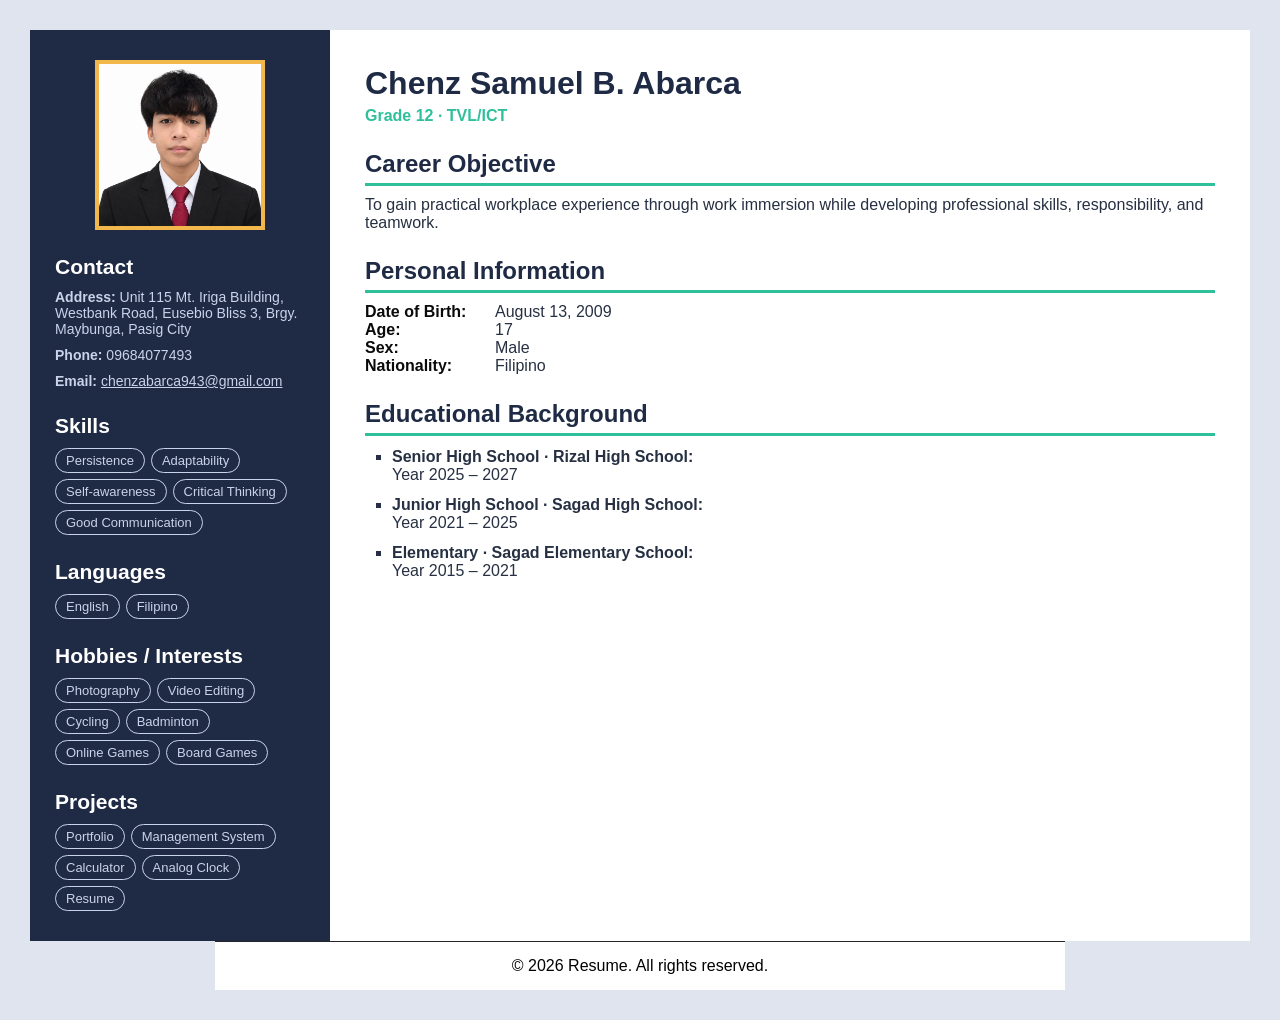
<file: index.html>
<!DOCTYPE html>
<html lang="en">
<head>
    <meta charset="UTF-8">
    <meta name="viewport" content="width=device-width, initial-scale=1">
    <title>Resume – Chenz Samuel B. Abarca</title>
    <link rel="preconnect" href="https://fonts.googleapis.com">
    <link href="https://fonts.googleapis.com/css2?family=Bricolage+Grotesque:wght@500;700;800&family=Figtree:wght@400;500;600&display=swap" rel="stylesheet">
    <link rel="icon" href="img/formal.png">
    <link rel="stylesheet" href="css/resumestyle.css">
</head>
    <body>

        <div class="page">
        
        <aside>

            <div class="photo">
            <span>CA</span>
            <img src="img/formal.png" alt="Chenz Samuel B. Abarca">
            </div>

            <div class="contact">
            <h2>Contact</h2>
            <p><b>Address: </b>Unit 115 Mt. Iriga Building, Westbank Road, Eusebio Bliss 3, Brgy. Maybunga, Pasig City</p>
            <p><b>Phone: </b>09684077493</p>
            <p><b>Email: </b><a href="mailto:chenzabarca943@gmail.com">chenzabarca943@gmail.com</a></p>
            </div>

            <h2>Skills</h2>
            <ul class="chips">
                <li>Persistence</li>
                <li>Adaptability</li>
                <li>Self-awareness</li>
                <li>Critical Thinking</li>
                <li>Good Communication</li>
            </ul>

            <h2>Languages</h2>
            <ul class="chips">
                <li>English</li>
                <li>Filipino</li>
            </ul>

            <h2>Hobbies / Interests</h2>
            <ul class="chips">
                <li>Photography</li>
                <li>Video Editing</li>
                <li>Cycling</li>
                <li>Badminton</li>
                <li>Online Games</li>
                <li>Board Games</li>
            </ul>

            <h2>Projects</h2>
            <ul class="chips">
                <a href="pages/home/index.html">Portfolio</a>
                <a href="#">Management System</a>
                <a href="pages/calculator/index.html">Calculator</a>
                <a href="pages/clock/index.html">Analog Clock</a>
                <a href="index.html">Resume</a>
            </ul>

        </aside>

        <main>

            <header>
            <h1>Chenz Samuel B. Abarca</h1>
            <p>Grade 12 · TVL/ICT</p>
            </header>

            <section>
            <h2>Career Objective</h2>
            <p>To gain practical workplace experience through work immersion while developing professional skills, responsibility, and teamwork.</p>
            </section>

            <section>
            <h2>Personal Information</h2>
            <dl class="facts">
                <dt>Date of Birth: </dt><dd>August 13, 2009</dd>
                <dt>Age: </dt><dd>17</dd>
                <dt>Sex: </dt><dd>Male</dd>
                <dt>Nationality: </dt><dd>Filipino</dd>
            </dl>
            </section>

            <section>
            <h2>Educational Background</h2>
            <ul class="timeline">
                <li><strong> Senior High School · Rizal High School: </strong><span>Year 2025 – 2027</span></li>
                <li><strong> Junior High School · Sagad High School: </strong><span>Year 2021 – 2025</span></li>
                <li><strong> Elementary · Sagad Elementary School: </strong><span>Year 2015 – 2021</span></li>
            </ul>
            </section>


            
        </main>
            
        </div>

            <footer>&copy; 2026 Resume. All rights reserved.</footer>

    </body>
</html>
</file>
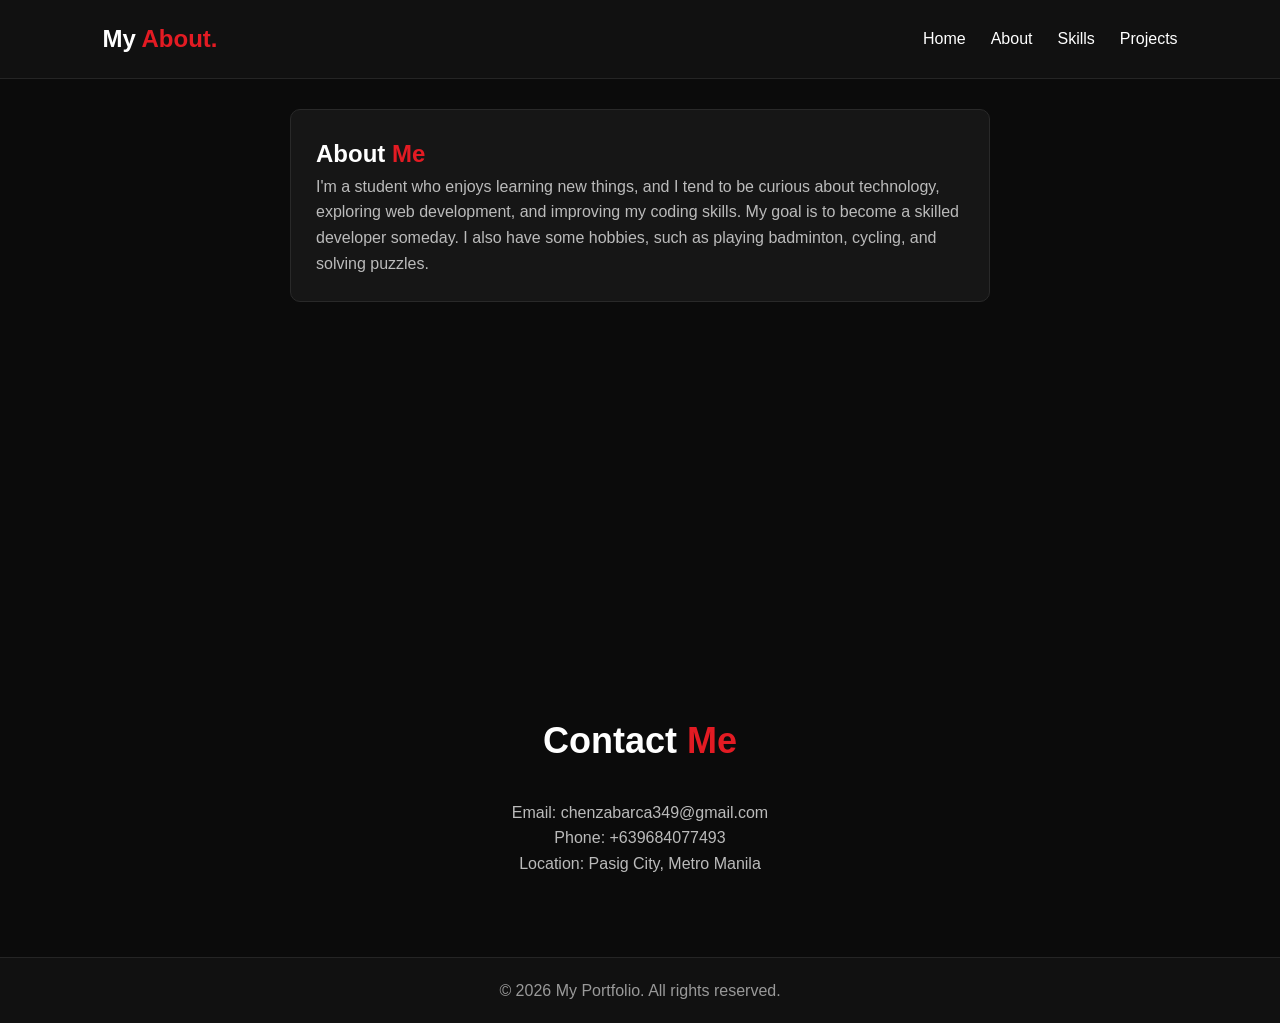
<file: pages/about/index.html>
<!DOCTYPE html>
<html lang="en">
<head>
    <meta charset="UTF-8">
    <meta name="viewport" content="width=device-width, initial-scale=1.0">
    <title>My About Page</title>
    <link rel="icon" type="image/x-icon" href="../../img/524587091_1037938155053268_3920707126039856999_n.jpg">
    <link rel="stylesheet" href="../../css/portfolio.css">
</head>
<body>
    
    <!-- Navigation Bar -->
    <nav class="navbar">
        <a href="#" class="logo">My <span>About.</span></a>

        <div class="nav-links">
            <a href="../home/index.html">Home</a>
            <a href="../about/index.html">About</a>
            <a href="../skills/index.html">Skills</a>
            <a href="../projects/index.html">Projects</a>
        </div>
    </nav>

    <!-- About Section -->
    <section id="about" class="about-container">
        <h2>About <span>Me</span></h2>

        <p>
            I'm a student who enjoys learning new things, and I tend to 
            be curious about technology, exploring web development, 
            and improving my coding skills. My goal is to become a skilled 
            developer someday. I also have some hobbies, such as playing
            badminton, cycling, and solving puzzles.
        </p>
    </section>

    <!-- Contact Section -->
    <section class="section">
        <h2 style="margin: 30px;">Contact <span>Me</span></h2>

            <p>Email: chenzabarca349@gmail.com</p>
            <p>Phone: +639684077493</p>
            <p>Location: Pasig City, Metro Manila</p>

    </section>

    <!-- Footer -->
    <footer>
        <p>© 2026 My Portfolio. All rights reserved.</p>
    </footer>

</body>
</html>
</file>
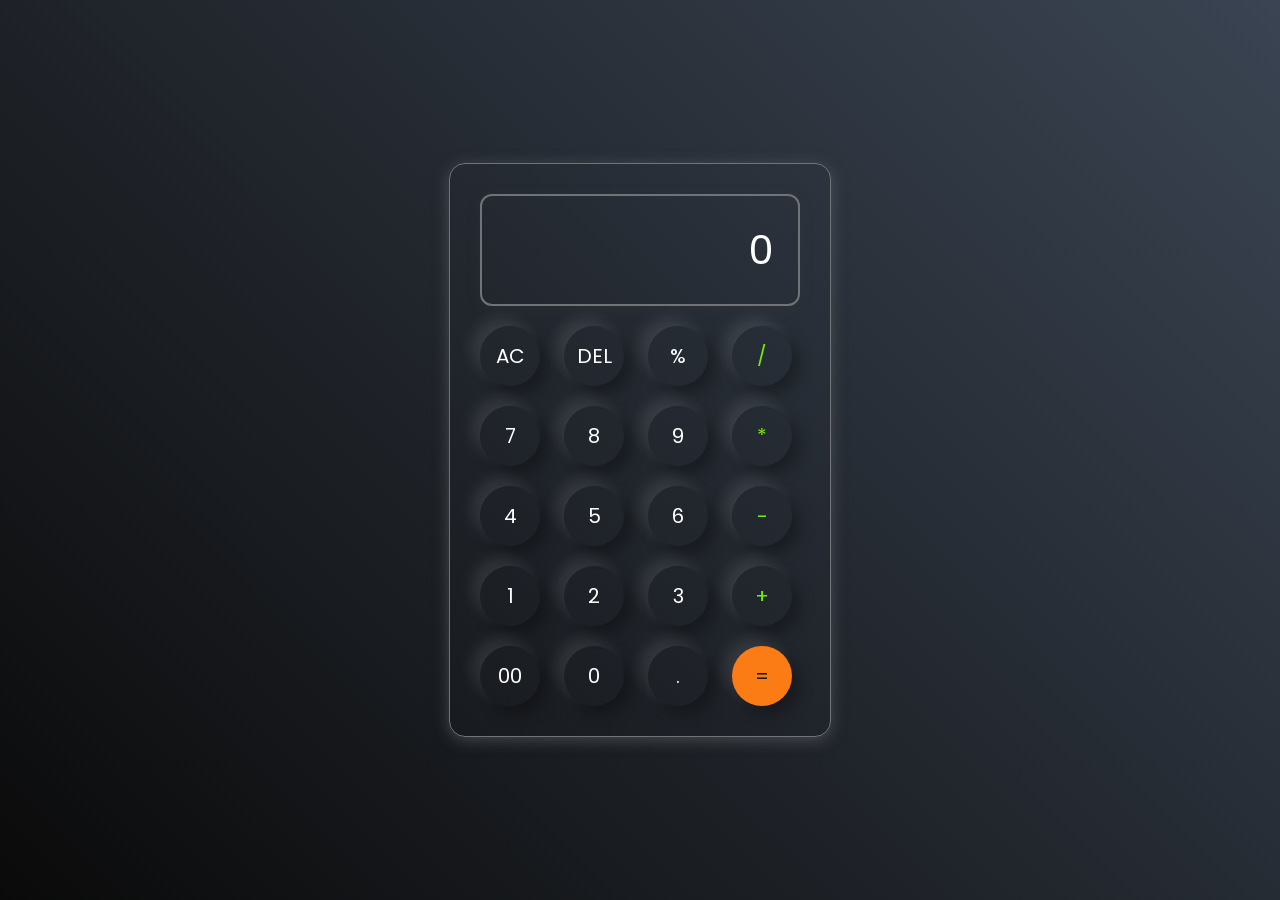
<file: pages/calculator/index.html>
<!DOCTYPE html>
<html lang="en">
<head>
    <meta charset="UTF-8">
    <meta name="viewport" content="width=device-width, initial-scale=1.0">
    <title>Calculator</title>
    <link rel="preconnect" href="https://fonts.googleapis.com">
    <link rel="preconnect" href="https://fonts.gstatic.com" crossorigin>
    <link href="https://fonts.googleapis.com/css2?family=Poppins:wght@500&display=swap" rel="stylesheet">
    <link rel="stylesheet" href="../../css/calculatorstyle.css">
</head>
<body>
    <div class="calculator">
        
        <input type="text" placeholder="0" id="inputBox" aria-label="Calculator display" readonly>

        <div>
            <button aria-label="All clear" >AC</button>
            <button aria-label="Delete last digit" >DEL</button>
            <button aria-label="Percent">%</button>
            <button class="operator" aria-label="Divide">/</button>
        </div>
        <div>
            <button>7</button>
            <button>8</button>
            <button>9</button>
            <button class="operator" aria-label="Multiply">*</button>
        </div>
        <div>
            <button>4</button>
            <button>5</button>
            <button>6</button>
            <button class="operator" aria-label="Subtract">-</button>
        </div>
        <div>
            <button>1</button>
            <button>2</button>
            <button>3</button>
            <button class="operator" aria-label="Add">+</button>
        </div>
        <div>
            <button>00</button>
            <button>0</button>
            <button>.</button>
            <button class="equal-btn" aria-label="Equals">=</button>
        </div>
    </div>

    <script src="../../js/calculator-script.js"></script>
</body>
</html>
</file>
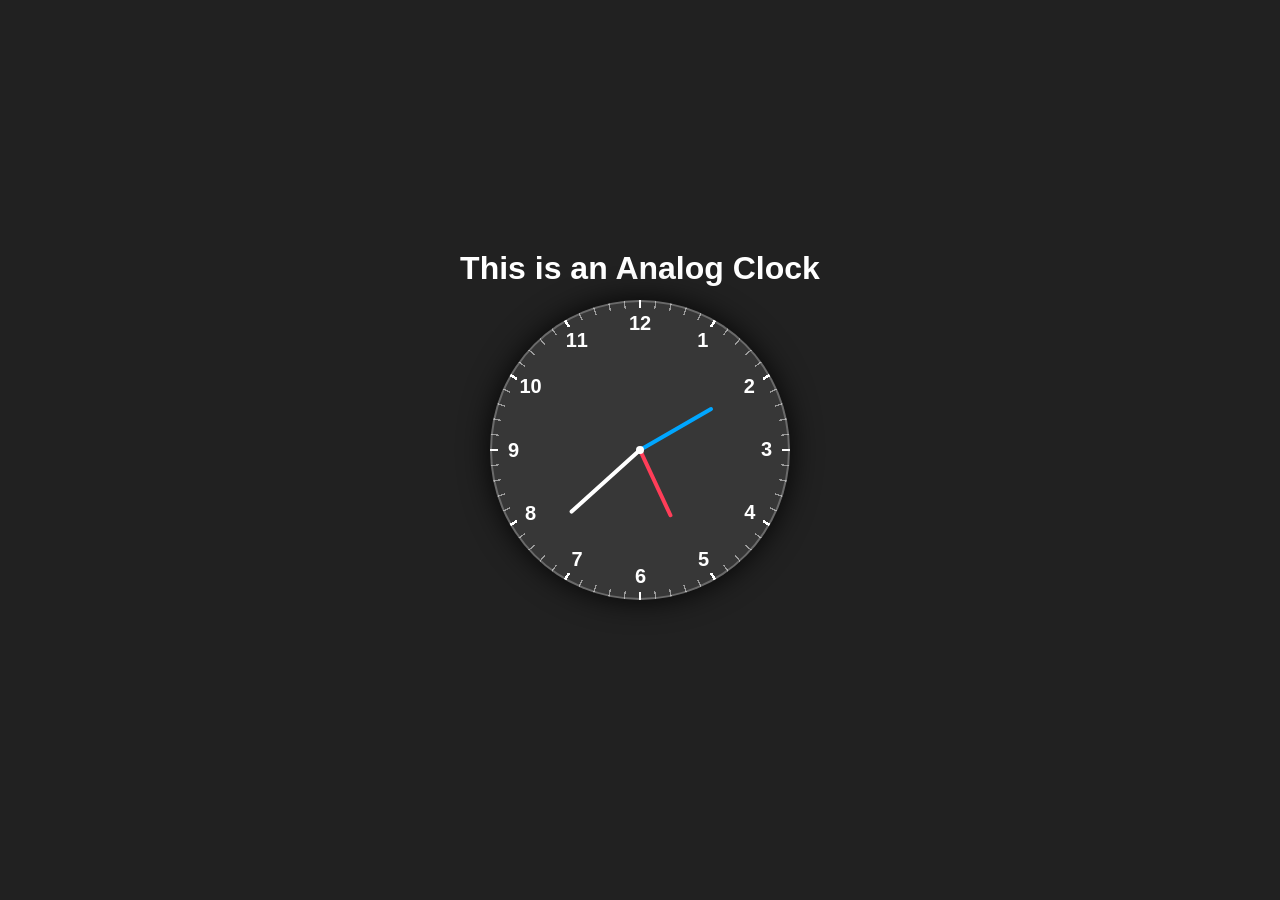
<file: pages/clock/index.html>
<!DOCTYPE html>
<html lang="en">
<head>
    <meta charset="UTF-8">
    <meta name="viewport" content="width=device-width, initial-scale=1.0">
    <link rel="icon" href="../../img/clock-icon.png">
    <link rel="stylesheet" href="../../css/clockstyle.css">
    <title>Analog Clock</title>
</head>
<body>
    <h1>This is an Analog Clock</h1>

    <div class="container">
        <div class="clock">

            <div id="hour" class="hand hour-hand"><i></i></div>
            <div id="min" class="hand min-hand"><i></i></div>
            <div id="sec" class="hand sec-hand"><i></i></div>
            <span style="--i:1;"><b>1</b></span>
            <span style="--i:2;"><b>2</b></span>
            <span style="--i:3;"><b>3</b></span>
            <span style="--i:4;"><b>4</b></span>
            <span style="--i:5;"><b>5</b></span>
            <span style="--i:6;"><b>6</b></span>
            <span style="--i:7;"><b>7</b></span>
            <span style="--i:8;"><b>8</b></span>
            <span style="--i:9;"><b>9</b></span>
            <span style="--i:10;"><b>10</b></span>
            <span style="--i:11;"><b>11</b></span>
            <span style="--i:12;"><b>12</b></span>
        </div>
    </div>

    <script src="../../js/clock-script.js"></script>
</body>
</html>
</file>
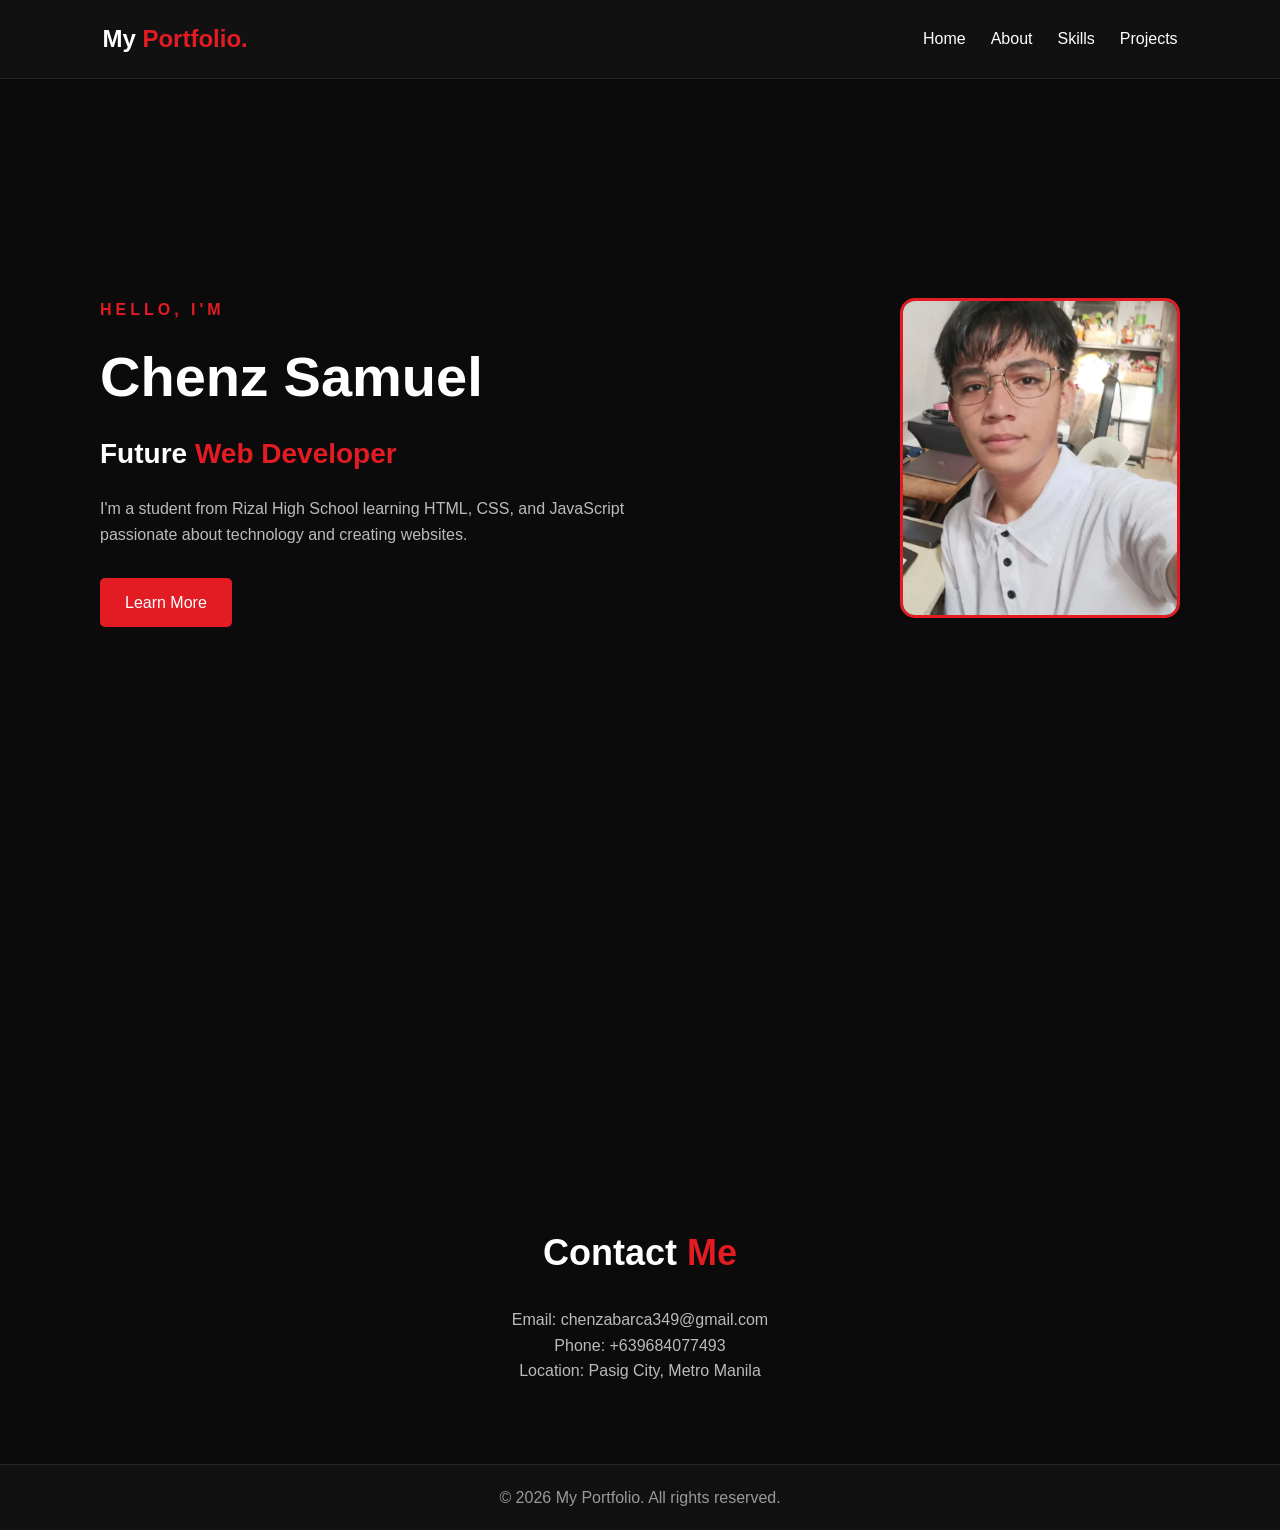
<file: pages/home/index.html>
<!DOCTYPE html>
<html lang="en">
<head>
    <meta charset="UTF-8">
    <meta name="viewport" content="width=device-width, initial-scale=1.0">
    <title>My Portfolio</title>
    <link rel="icon" type="image/x-icon" href="../../img/524587091_1037938155053268_3920707126039856999_n.jpg">
    <link rel="stylesheet" href="../../css/portfolio.css">
</head>
<body>

    <!-- Navigation Bar -->
    <nav class="navbar">
        <a href="#" class="logo">My <span>Portfolio.</span></a>

        <div class="nav-links">
            <a href="../home/index.html">Home</a>
            <a href="../about/index.html">About</a>
            <a href="../skills/index.html">Skills</a>
            <a href="../projects/index.html">Projects</a>
        </div>
    </nav>

    <!-- Hero Section -->
    <header id="home" class="hero">
        <div class="hero-text">
            <p class="intro">HELLO, I'M</p>

            <h1>Chenz Samuel</h1>

            <h2>Future <span>Web Developer</span></h2>

            <p class="description">
                I'm a student from Rizal High School learning HTML, CSS, and
                JavaScript passionate about technology and creating websites.
            </p>

            <a href="../about/index.html" class="btn">Learn More</a>
        </div>

        <div class="hero-image">
            <img src="../../img/Sam.jpg" alt="My profile photo">
        </div>
    </header>

    <!-- Contact Section -->
    <section class="section">
        <h2>Contact <span>Me</span></h2>

            <p>Email: chenzabarca349@gmail.com</p>
            <p>Phone: +639684077493</p>
            <p>Location: Pasig City, Metro Manila</p>

    </section>

    <!-- Footer -->
    <footer>
        <p>© 2026 My Portfolio. All rights reserved.</p>
    </footer>

</body>
</html>
</file>
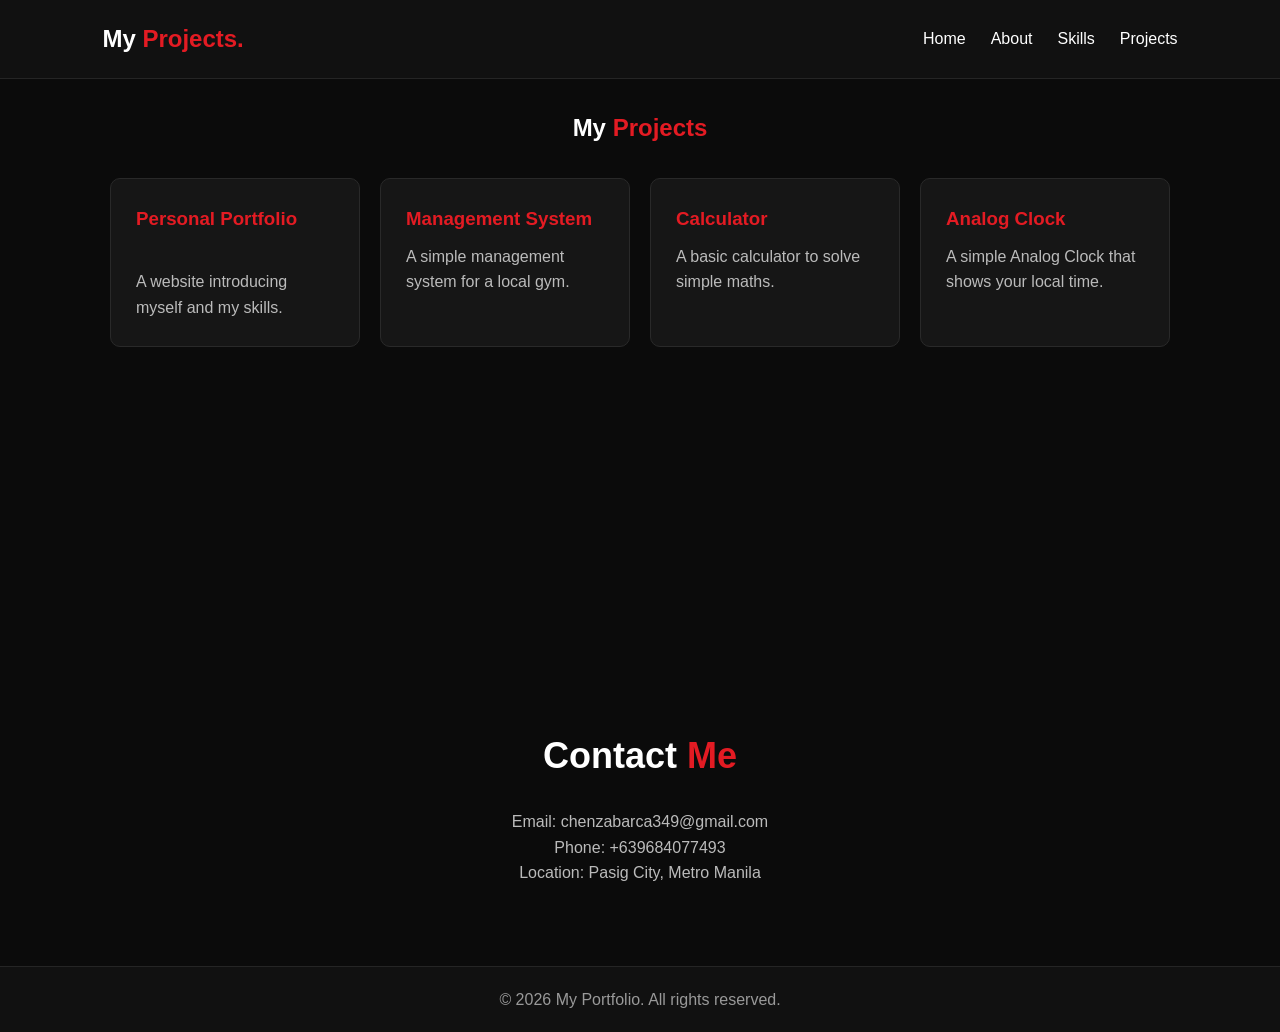
<file: pages/projects/index.html>
<!DOCTYPE html>
<html lang="en">
<head>
    <meta charset="UTF-8">
    <meta name="viewport" content="width=device-width, initial-scale=1.0">
    <title>My Projects</title>
    <link rel="icon" type="image/x-icon" href="../../img/524587091_1037938155053268_3920707126039856999_n.jpg">
    <link rel="stylesheet" href="../../css/portfolio.css">
</head>
<body>
    
    <!-- Navigation Bar -->
    <nav class="navbar">
        <a href="#" class="logo">My <span>Projects.</span></a>

        <div class="nav-links">
            <a href="../home/index.html">Home</a>
            <a href="../about/index.html">About</a>
            <a href="../skills/index.html">Skills</a>
            <a href="../projects/index.html">Projects</a>
        </div>
    </nav>

    <!-- Projects Section -->
    <section id="projects">
        <h2 style="text-align: center; margin: 30px;">My <span>Projects</span></h2>

        <div class="card-container">
            <div class="card">
                <h3>Personal Portfolio</h3><br>
                <p>A website introducing myself and my skills.</p>
            </div>

            <div class="card">
                <h3>Management System</h3>
                <p>A simple management system for a local gym.</p>
            </div>

            <div class="card">
                <h3>Calculator</h3>
                <p>A basic calculator to solve simple maths.</p>
            </div>

            <div class="card">
                <h3>Analog Clock</h3>
                <p>A simple Analog Clock that shows your local time.</p>
            </div>
        </div>
    </section>

    <!-- Contact Section -->
    <section class="section">
        <h2>Contact <span>Me</span></h2>

            <p>Email: chenzabarca349@gmail.com</p>
            <p>Phone: +639684077493</p>
            <p>Location: Pasig City, Metro Manila</p>

    </section>

    <!-- Footer -->
    <footer>
        <p>© 2026 My Portfolio. All rights reserved.</p>
    </footer>

</body>
</html>
</file>
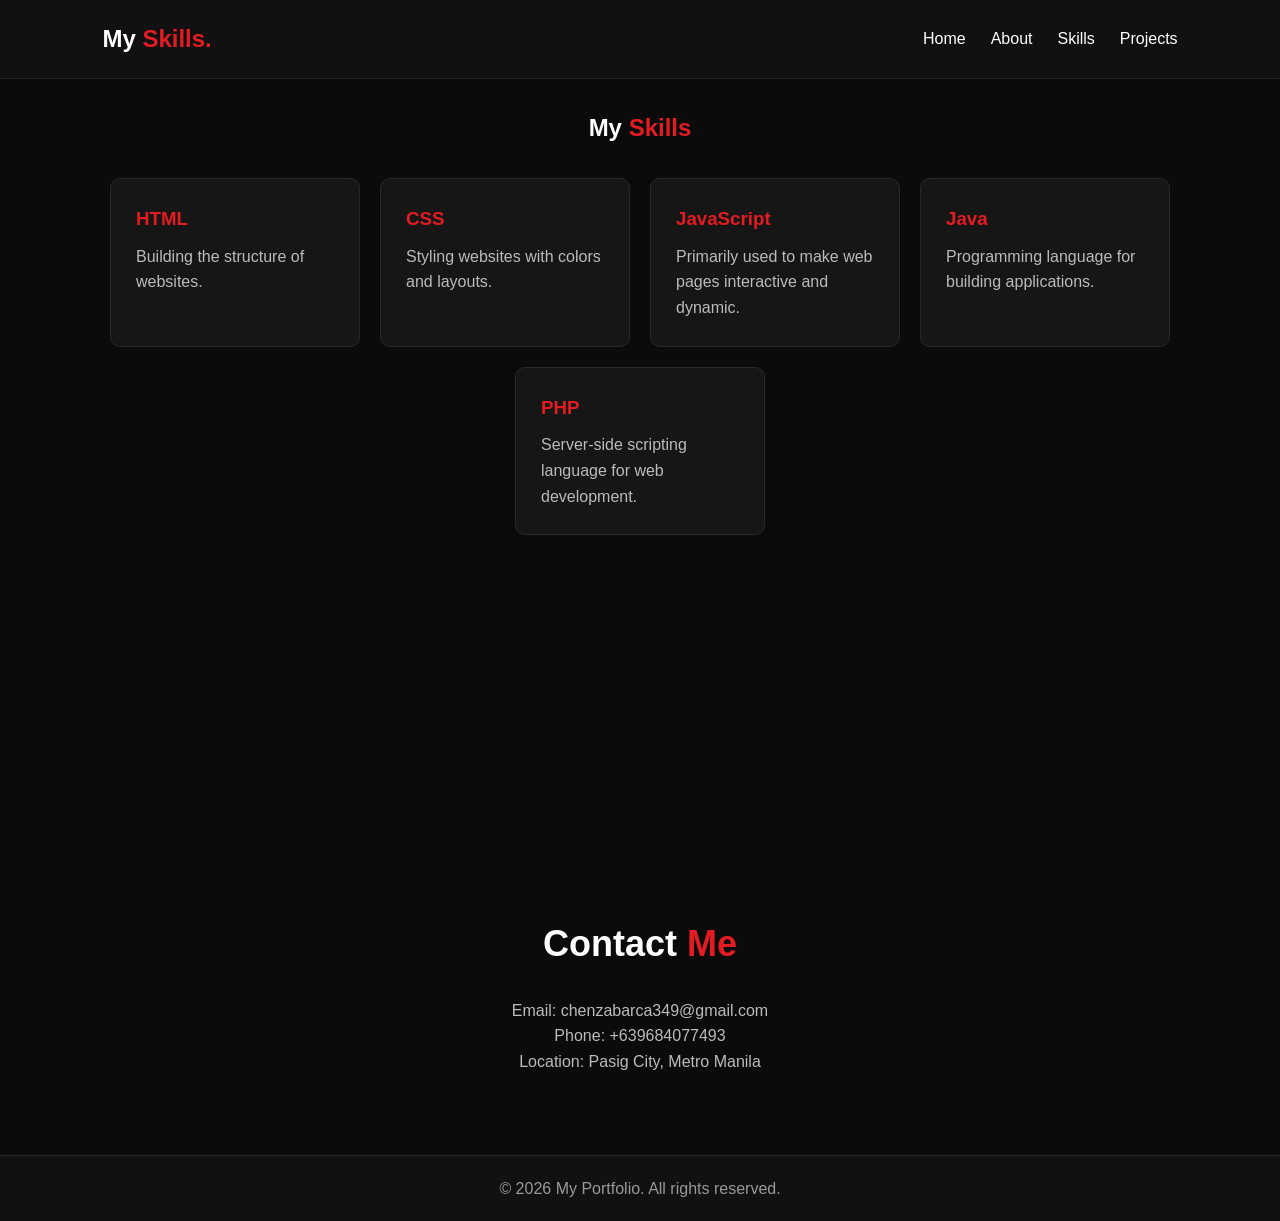
<file: pages/skills/index.html>
<!DOCTYPE html>
<html lang="en">
<head>
    <meta charset="UTF-8">
    <meta name="viewport" content="width=device-width, initial-scale=1.0">
    <title>My Skills</title>
    <link rel="icon" type="image/x-icon" href="../../img/524587091_1037938155053268_3920707126039856999_n.jpg">
    <link rel="stylesheet" href="../../css/portfolio.css">
</head>
<body>

    <!-- Navigation Bar -->
    <nav class="navbar">
        <a href="#" class="logo">My <span>Skills.</span></a>

        <div class="nav-links">
            <a href="../home/index.html">Home</a>
            <a href="../about/index.html">About</a>
            <a href="../skills/index.html">Skills</a>
            <a href="../projects/index.html">Projects</a>
        </div>
    </nav>

    <!-- Skills Section -->
    <section id="skills">
        <h2 style="text-align: center; margin-top: 30px;">My <span>Skills</span></h2>

        <div class="card-container">
            <div class="card">
                <h3>HTML</h3>
                <p>Building the structure of websites.</p>
            </div>

            <div class="card">
                <h3>CSS</h3>
                <p>Styling websites with colors and layouts.</p>
            </div>

            <div class="card">
                <h3>JavaScript</h3>
                <p>Primarily used to make web pages interactive and dynamic.</p>
            </div>

            <div class="card">
                <h3>Java</h3>
                <p>Programming language for building applications.</p>
            </div>

            <div class="card">
                <h3>PHP</h3>
                <p>Server-side scripting language for web development.</p>
            </div>

        </div>
    </section>

    <!-- Contact Section -->
    <section class="section">
        <h2>Contact <span>Me</span></h2>

            <p>Email: chenzabarca349@gmail.com</p>
            <p>Phone: +639684077493</p>
            <p>Location: Pasig City, Metro Manila</p>

    </section>

    <!-- Footer -->
    <footer>
        <p>© 2026 My Portfolio. All rights reserved.</p>
    </footer>

</body>
</html>
</file>
<file: css/resumestyle.css>
* {
        margin: 0;
        padding: 0;
        box-sizing: border-box;
    }

    body {
        font-family: Arial, sans-serif;
        background-color: #dfe4ee;
        color: #263042;
        padding: 30px;
    }

    .page {
        display: flex;
        max-width: auto;
        margin: 0 auto;
        background-color: white;
    }

    aside {
        width: 300px;
        background-color: #1f2a44;
        color: #c9d3ea;
        padding: 30px 25px;
        font-size: 14px;
    }

    aside h2 {
        color: white;
        margin-top: 25px;
        margin-bottom: 10px;
    }

    .photo {
        width: 170px;
        height: 170px;
        margin: 0 auto;
        border: 4px solid #f2b84b;
    }

    .photo img {
        width: 100%;
        height: 100%;
    }

    .photo span {
        display: none;
    }

    .contact p {
        margin-bottom: 10px;
    }

    .contact a {
        color: #c9d3ea;
    }

    .chips {
        display: flex;
        flex-wrap: wrap;
        gap: 6px;
        list-style: none;
    }

    .chips li {
        border: 1px solid #c9d3ea;
        border-radius: 20px;
        padding: 4px 10px;
        font-size: 13px;
    }

    .chips a {
        display: block;
        border: 1px solid #c9d3ea;
        border-radius: 20px;
        padding: 4px 10px;
        font-size: 13px;
        color: #c9d3ea;
        text-decoration: none;
    }

    .chips a:hover {
        background-color: #252525;
        color: #ffffff;
        transform: translateY(-5px);
    }

    .chips li:hover {
        transform: translateY(-5px);
        border-color: #ffffff;
        background-color: #252525;
    }

    .award {
        border-left: 4px solid #f2b84b;
        padding-left: 10px;
        color: white;
    }

    main {
        flex: 1;
        padding: 35px;
    }

    header h1 {
        font-size: 32px;
        color: #1f2a44;
    }

    header p {
        margin-top: 5px;
        color: #2fbf9b;
        font-weight: bold;
    }

    section {
        margin-top: 25px;
    }

    section h2 {
        color: #1f2a44;
        border-bottom: 3px solid #2fbf9b;
        padding-bottom: 5px;
        margin-bottom: 10px;
    }

    dt {
        float: left;
        clear: left;
        width: 130px;
        font-weight: bold;
        color: #0a0a0a;
    }

    dd {
        margin-left: 130px;
    }

    .timeline {
        list-style: square;
        padding-left: 15px;
    }

    .timeline li {
        margin: 12px;
    }

    .timeline strong {
        display: block;
    }

    footer {
        max-width: 850px;
        margin: 0 auto;
        background-color: #ffffff;
        color: #000000;
        text-align: center;
        padding: 15px;
        border-top: 1px solid #252525;
    }
</file>
<file: css/portfolio.css>
/* General Styles */
* {
    margin: 0;
    padding: 0;
    box-sizing: border-box;
}

body {
    background-color: #0b0b0b;
    color: var(--white);   /* add this */
    font-family: Verdana, Geneva, Tahoma, sans-serif;
    line-height: 1.6;
}

:root {
    --red: #e31b23;
    --black: #0b0b0b;
    --white: #ffffff;
}

span {
    color: var(--red);
}

/* Navigation Bar */
.navbar {
    display: flex;
    justify-content: space-between;
    align-items: center;
    padding: 20px 8%;
    background-color: #111111;
    border-bottom: 1px solid #252525;
}

.logo {
    color: white;
    font-size: 24px;
    font-weight: bold;
    text-decoration: none;
}

.nav-links {
    display: flex;
    flex-wrap: wrap;
    gap: 25px;
}

.nav-links a {
    color: white;
    text-decoration: none;
    transition: color 0.3s;
}

.nav-links a:hover {
    padding: 5px 10px;
    border-radius: 5px;
    background-color: var(--red);
    color: var(--white);
}

.nav-links a.active {
    background-color: var(--red);
    color: var(--white);
}

/* Hero Section */
.hero {
    min-height: 85vh;
    display: flex;
    justify-content: space-between;
    align-items: center;
    gap: 40px;
    padding: 60px 100px;
}

.hero-text {
    max-width: 600px;
}

.intro {
    color: var(--red);
    font-weight: bold;
    letter-spacing: 4px;
}

.hero h1 {
    font-size: 56px;
    margin: 10px 0;
}

.hero h2 {
    font-size: 28px;
    margin-bottom: 20px;
}

.description {
    color: #bbbbbb;
    margin-bottom: 30px;
}

.btn {
    display: inline-block;
    background-color: var(--red);
    color: white;
    padding: 12px 25px;
    border-radius: 5px;
    text-decoration: none;
    transition: background-color 0.3s;
}

.btn:hover {
    background-color: #b8141b;
}

/* Profile Photo */
.hero-image img {
    width: 280px;
    height: 320px;
    object-fit: cover;
    border-radius: 15px;
    border: 3px solid var(--red);
}

/* Sections */
.section {
    padding: 80px 8%;
    text-align: center;
    margin-top: 300px;
}

.section h2 {
    font-size: 36px;
    margin-bottom: 25px;
}

.section > p {
    max-width: 700px;
    margin: 0 auto;
    color: #bbbbbb;
}

/* Cards */
.about-container {
    background-color: #161616;
    border: 1px solid #292929;
    border-radius: 10px;
    padding: 25px;
    max-width: 700px;
    margin: 0 auto;
    margin-top: 30px;
}

.about-container p {
    color: #bbbbbb;
}

.card-container {
    display: flex;
    flex-wrap: wrap;
    justify-content: center;
    gap: 20px;
    margin-top: 30px;
}

.card {
    background-color: #161616;
    border: 1px solid #292929;
    border-radius: 10px;
    padding: 25px;
    width: 250px;
    transition: transform 0.3s, border-color 0.3s;
}

.card:hover {
    transform: translateY(-5px);
    border-color: var(--red);
}

.card h3 {
    color: var(--red);
    margin-bottom: 10px;
}

.card p {
    color: #bbbbbb;
}

/* Footer */
footer {
    background-color: #111111;
    color: #999999;
    text-align: center;
    padding: 20px;
    border-top: 1px solid #252525;
}

.portfolio {
    color: var(--white);
}
</file>
<file: css/calculatorstyle.css>
@import url('https://fonts.googleapis.com/css2?family=Poppins:wght@500&display=swap');
*{
    margin: 0;
    padding: 0;
    box-sizing: border-box;
}

body {
    min-height: 100vh;
    display: flex;
    justify-content: center;
    align-items: center;
    font-family: 'Poppins', sans-serif;
    background: linear-gradient(45deg, #0a0a0a, #3a4452);
}

.calculator {
    border: 1px solid #717377;
    padding: 20px;
    border-radius: 16px;
    background-color: transparent;
    box-shadow: 0px 3px 15px rgba(113, 115, 119, 0.5);
}

input {
    width: 320px;
    max-width: 100%;
    margin: 10px;
    padding: 24px;
    border: 2px solid #717377;
    border-radius: 12px;
    background: transparent;
    box-shadow: 0 3px 15px rgba(84, 84, 84, 0.1);
    font: inherit;
    font-size: 40px;
    text-align: right;
    color: #ffffff;
    cursor: default;
    caret-color: transparent;
    transition: border-color 0.2s, box-shadow 0.2s;
}

input:focus{
    outline: none;
    border-color: #fb7c14;
    box-shadow: 0 0 12px rgba(251, 124, 20, 0.4);
}

input::placeholder {
    color: #ffffff;
}

button {
    width: 60px;
    height: 60px;
    margin: 10px;
    border: none;
    border-radius: 50%;
    background: transparent;
    color: #ffffff;
    font: inherit;
    font-size: 20px;
    cursor: pointer;
    box-shadow: -8px -8px 15px rgba(255, 255, 255, 0.1),
                 8px  8px 15px rgba(0, 0, 0, 0.3);
    transition: transform 0.15s ease,
                background-color 0.15s ease,
                box-shadow 0.15s ease;
}

button:hover{
    background-color: #717377;
    transform: translateY(-3px) scale(1.08);
}

button:active {
    transform: scale(0.92);
    box-shadow: inset -4px -4px 8px rgba(255, 255, 255, 0.1),
                inset  4px  4px 8px rgba(0, 0, 0, 0.3);
}

button:focus-visible {
    outline: 2px solid #6dee0a;
    outline-offset: 2px;
}

.operator {
    color: #6dee0a;
}

.equal-btn {
    background-color: #fb7c14;
    color: #1a1a1a;
    animation: pulse 2s ease-in-out infinite;
}

.equal-btn:hover {
    background-color: #ff9540;
    animation-play-state: paused;
}

@keyframes pulse {
    0%, 100% { box-shadow: 0 0 0 0 rgba(251, 124, 20, 0.6); }
    50%      { box-shadow: 0 0 0 12px rgba(251, 124, 20, 0); }
}

@media (prefers-reduced-motion: reduce) {
    * {
        animation: none !important;
        transition: none !important;
    }
}
</file>
<file: css/clockstyle.css>
*{
    margin: 0;
    padding: 0;
    box-sizing: border-box;
    font-family: sans-serif;
    color: #ffffff;
}

body{
    display: flex;
    justify-content: center;
    align-items: center;
    min-height: 100vh;
    background-color: #212121;
}

h1{
    position: absolute;
    top: 250px;
    left: 0;
    width: 100%;
    text-align: center;
}

.container{
    position: relative;
}

.clock{
    width: 300px;
    height: 300px;
    border-radius: 50%;
    background-color: rgba(255, 255, 255, 0.1);
    border: 2px solid rgba(255, 255, 255, 0.25);
    box-shadow: 0px 0px 30px rgba(0, 0, 0, 0.9);
    display: flex;
    justify-content: center;
    align-items: center;
}

.clock span{
    position: absolute;
    transform: rotate(calc(30deg * var(--i)));
    inset: 12px;
    text-align: center;
}

.clock span b{
    transform: rotate(calc(-30deg * var(--i)));
    display: inline-block;
    font-size: 20px;
}

.clock::after{
    content: '';
    position: absolute;
    inset: 0;
    border-radius: 50%;
    background:
        repeating-conic-gradient(from -0.5deg, #ffffff 0deg 1deg, transparent 1deg 30deg),
        repeating-conic-gradient(from -0.25deg, rgba(255, 255, 255, 0.5) 0deg 0.5deg, transparent 0.5deg 6deg);
    -webkit-mask: radial-gradient(circle closest-side, transparent calc(100% - 8px), #000 calc(100% - 8px));
    mask: radial-gradient(circle closest-side, transparent calc(100% - 8px), #000 calc(100% - 8px));
}

.clock::before{
    content: '';
    position: absolute;
    width: 8px;
    height: 8px;
    border-radius: 50%;
    background-color: #fff;
    z-index: 2;
}

.hand{
    position: absolute;
    display: flex;
    justify-content: center;
    align-items: flex-end;
}

.hand i{
    position: absolute;
    background-color: var(--clr);
    width: 4px;
    height: var(--h);
    border-radius: 8px;
}

#hour{
    --clr: #ff3d58;
    --h: 74px;
}

#min{
    --clr: #00a6ff;
    --h: 84px;
}

#sec{
    --clr: #ffffff;
    --h: 94px;
}
</file>
